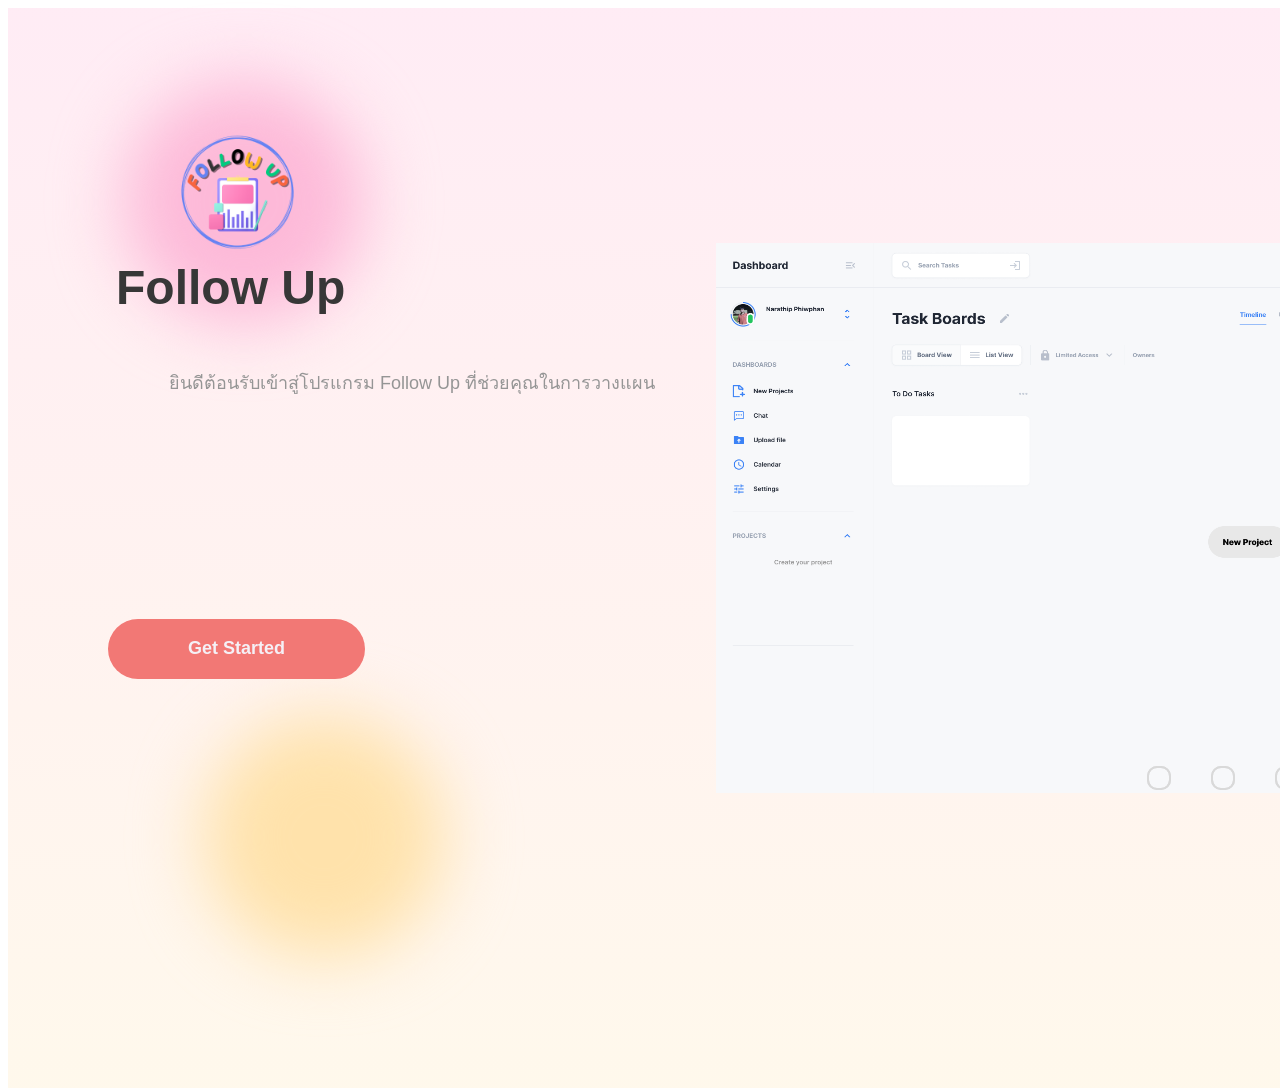
<file: index.html>
<!DOCTYPE html>
<html lang="en" dir="ltr">
    <head>
        <meta charset="utf-8">
        <title>Follow Up</title>
        <link rel="stylesheet" href="style.css">

    </head>
    <body>
      <div class="glassmorphism">
        <div class="image"><img class="logo-followup" src="img/logofollowup.png" /></div>
        <div class="glassmorphism">
          <div class="overlap">
            <div class="overlap-group">
              <div class="ellipse"></div>
              <div class="div">
                <div class="ellipse-2"></div>
                <div class="group">
                  <div class="text-wrapper">Follow Up</div>
                  <div class="text-wrapper-2">ยินดีต้อนรับเข้าสู่โปรแกรม Follow Up ที่ช่วยคุณในการวางแผน</div>
                </div>
            </head>
              
        <div class="slider">
            <div class="slides">

            <input type="radio" name="radio-btn" id="radio1">
            <input type="radio" name="radio-btn" id="radio2">
            <input type="radio" name="radio-btn" id="radio3">
            <input type="radio" name="radio-btn" id="radio4">


            <div class="slide first">
              <img src="img/1.png" alt="" class="slide-image">
          </div>
          <div class="slide">
              <img src="img/2.png" alt="" class="slide-image">
          </div>
          <div class="slide">
              <img src="img/3.png" alt="" class="slide-image">
          </div>
          <div class="slide">
              <img src="img/4.png" alt="" class="slide-image">
          </div>

            <div class="navigation-auto">
                <div class="auto-btn1"></div>
                <div class="auto-btn2"></div>
                <div class="auto-btn3"></div>
                <div class="auto-btn4"></div>
             </div>

         </div> 

         <div class="navigation-manual">
            <label for="radio1" class="manual-btn"></label>
            <label for="radio2" class="manual-btn"></label>
            <label for="radio3" class="manual-btn"></label>
            <label for="radio4" class="manual-btn"></label>
         </div>

        </div>

        <script type="text/javascript">
            var counter =1;
            setInterval(function(){
                document.getElementById('radio' + counter).checked = true;
                counter++;
                if(counter > 4){
                counter = 1;
                }
            }, 5000);
        </script>

    </body>
</html>
</div>
<a href="http://localhost/HomePage-Edit1-main/Login/form-login.php">
<div class="frame"><div class="text-wrapper-3">Get Started</div></div>
<div class="group-2">
  <div class="div-wrapper">
  </a>
<a href="index.html">
    <div class="text-wrapper-4">Home</div>
</a>
</div>
<a href="Service/service.php">        
  <div class="frame-2"><div class="text-wrapper-4">Service</div></div>
</a>  
<a href="About_us/index.html">
  <div class="frame-3"><div class="text-wrapper-4">About</div></div>
</a>
<a href="Contact/contact.php">
  <div class="frame-4"><div class="text-wrapper-4">Contact</div></div>
</a>
  <a href="http://localhost/HomePage-Edit1-main/Login/form-login.php">
  <div class="frame-5"><div class="text-wrapper-4">Login</div></div>
</a>


</div>
</div>
</file>
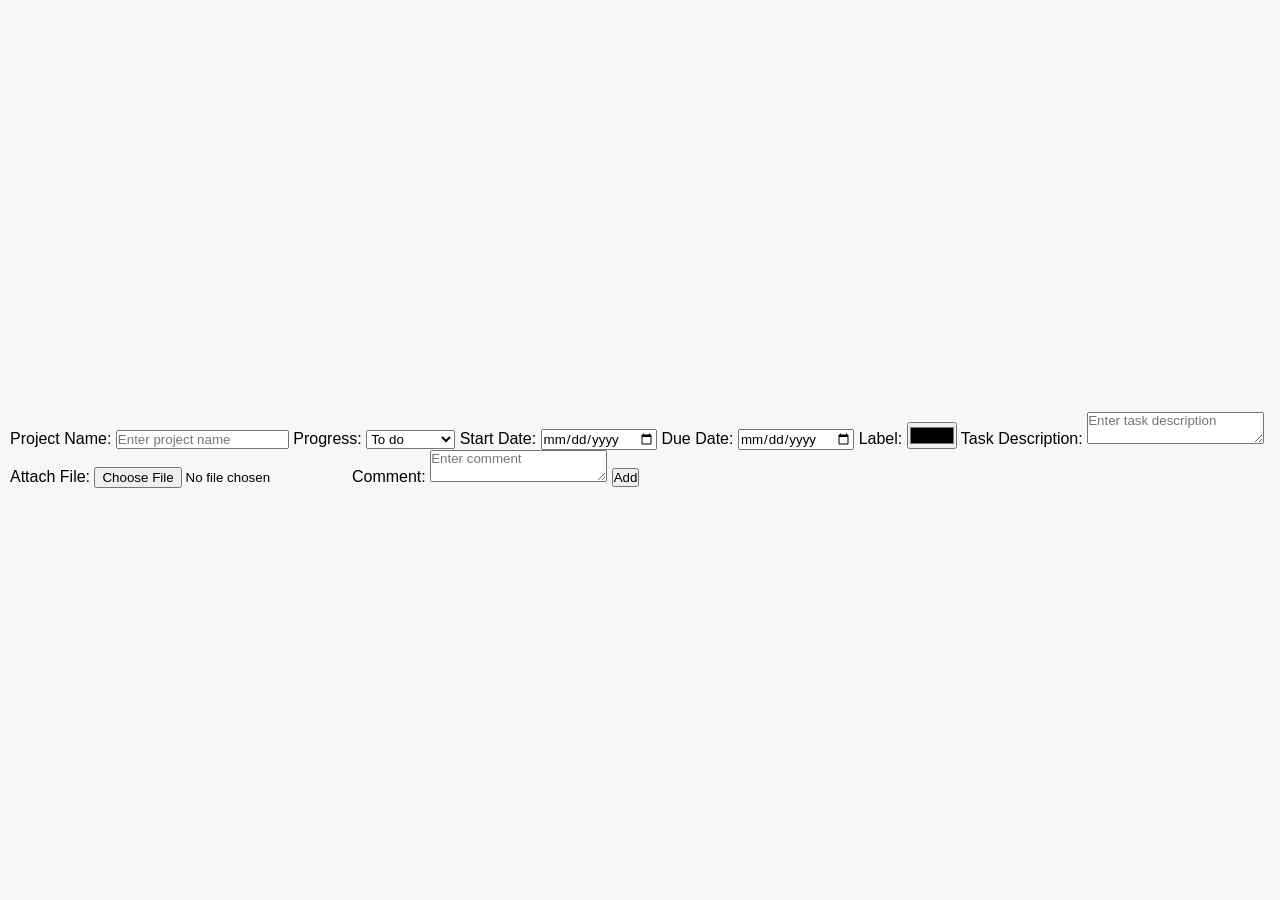
<file: Dashboard/newproject.html>
<!DOCTYPE html>
<html lang="en">
<head>
    <meta charset="UTF-8">
    <meta http-equiv="X-UA-Compatible" content="IE=edge">
    <meta name="viewport" content="width=device-width, initial-scale=1.0">
    <title>Your Page Title</title>
    <link rel="stylesheet" href="style.css">
</head>
<body>
    <section class="newProject-section">
        <div class="newProject-container">
            <label for="project-name">Project Name:</label>
            <input type="text" id="project-name" placeholder="Enter project name">
    
            <label for="progress">Progress:</label>
            <select id="progress">
                <option value="not-started">To do</option>
                <option value="in-progress">In progress</option>
                <option value="finished">Completed</option>
            </select>            
    
            <label for="start-date">Start Date:</label>
            <input type="date" id="start-date">
    
            <label for="due-date">Due Date:</label>
            <input type="date" id="due-date">
    
            <label for="label-color">Label:</label>
            <input type="color" id="label-color">
    
            <label for="task-description">Task Description:</label>
            <textarea id="task-description" placeholder="Enter task description"></textarea>
    
            <label for="file">Attach File:</label>
            <input type="file" id="file">
    
            <label for="comment">Comment:</label>
            <textarea id="comment" placeholder="Enter comment"></textarea>
    
            <!-- ปุ่ม Add ที่มี id="add-button" -->
            <button id="add-button" onclick="addTask()">Add</button>
        </div>
    </section>

    <!-- ส่วนนี้คือส่วนที่เพิ่มขึ้นมา -->
<script>
    function addTask() {
        // Get values from input fields
        var project_name = document.getElementById("project-name").value;
        var progress = document.getElementById("progress").value;
        var start_date = document.getElementById("start-date").value;
        var due_date = document.getElementById("due-date").value;
        var label_color = document.getElementById("label-color").value;
        var task_description = document.getElementById("task-description").value;
        var file = document.getElementById("file").value;
        var comment = document.getElementById("comment").value;

        // Create an XMLHttpRequest object
        var xhr = new XMLHttpRequest();

        // Set up a POST request with the specified URL and asynchronous flag
        xhr.open("POST", "save_task.php", true);

        // Set the content type of the request
        xhr.setRequestHeader("Content-type", "application/x-www-form-urlencoded");

        // Set up a function to handle the response
        xhr.onreadystatechange = function() {
            if (xhr.readyState == 4 && xhr.status == 200) {
                // Handle the response from the server
                console.log(xhr.responseText); // Log the response to the console
                alert(xhr.responseText); // Show an alert with the response
                window.location.href = "dashboard.html"; // Redirect to the dashboard page
            }
        };

        // Create a URL-encoded string to send as the POST data
        var params = "project_name=" + project_name +
                     "&progress=" + progress +
                     "&start_date=" + start_date +
                     "&due_date=" + due_date +
                     "&label_color=" + label_color +
                     "&task_description=" + task_description +
                     "&file=" + file +
                     "&comment=" + comment;

        // Send the POST request with the parameters
        xhr.send(params);
    }
</script>
</file>
<file: style.css>
body {
  font-family: Arial, sans-serif;
  text-align: center;
  background: #ffffff;
  width: 100vw; /* 100% ของความกว้างของเบราวเซอร์ */
  height: 100vh; /* 100% ของความสูงของเบราวเซอร์ */
}

.logo-followup {
  width: 200px; /* ปรับความกว้างของรูปเป็น 200 พิกเซล */
  height: auto; /* รักษาอัตราส่วนเมื่อปรับขนาด */
  position: absolute; /* ให้รูปเป็นโหมด absolute positioning */
  top: 90px; /* ปรับตำแหน่งด้านบน 20 พิกเซล */
  left: 130px; /* ปรับตำแหน่งด้านซ้าย 20 พิกเซล */
  z-index: 1; /* กำหนดค่า z-index เป็น 1 เพื่อให้รูปอยู่ด้านบนของข้อความ "Follow Up" */
}

.glassmorphism {
    position: relative;
    width: 1920px;
    height: 1080px;
    background-color: rgba(255, 255, 255, 1);
    background: linear-gradient(180deg, rgb(255, 235.88, 244.88) 0%, rgb(255, 248.4, 235.88) 100%);
  }
  
  
  .glassmorphism .overlap {
    position: absolute;
    width: 1683px;
    height: 877px;
    top: 73px;
    left: 100px;
  }
  
  .glassmorphism .overlap-group {
    position: absolute;
    width: 1683px;
    height: 877px;
    top: 0;
    left: 0;
  }
  
  .glassmorphism .ellipse {
    position: absolute;
    width: 242px;
    height: 242px;
    top: 635px;
    left: 95px;
    background-color: #ffe2ab;
    border-radius: 121.1px;
    filter: blur(34px);
  }
  
  .glassmorphism .div {
    position: absolute;
    width: 1655px;
    height: 729px;
    top: 0;
    left: 8px;
  }
  
  .glassmorphism .ellipse-2 {
    position: absolute;
    width: 242px;
    height: 242px;
    top: 0;
    left: 7px;
    background-color: #fdb9d8;
    border-radius: 121.1px;
    filter: blur(34px);
  }
  
  .glassmorphism .group {
    position: absolute;
    width: 589px;
    height: 150px;
    top: 172px;
    left: 0;
  }
  
  .glassmorphism .text-wrapper {
    position: absolute;
    height: 70px;
    top: 0;
    left: 0;
    font-family: "Montserrat-ExtraBold", Helvetica;
    font-weight: 800;
    color: #373737;
    font-size: 48px;
    letter-spacing: 0;
    line-height: 70px;
    white-space: nowrap;
  }
  
  .glassmorphism .text-wrapper-2 {
    position: absolute;
    width: 578px;
    height: 40px;
    top: 110px;
    left: 7px;
    font-family: "Montserrat-Medium", Helvetica;
    font-weight: 500;
    color: #959595;
    font-size: 18px;
    letter-spacing: 0;
    line-height: 40px;
  }
  
  .glassmorphism .rectangle {
    position: absolute;
    width: 1069px;
    height: 534px;
    top: 195px;
    left: 586px;
    object-fit: cover;
  }
  
  .glassmorphism .frame {
    padding: 20px 80px;
    top: 538px;
    left: 0;
    background-color: #f27875;
    border-radius: 100px;
    display: inline-flex;
    align-items: center;
    justify-content: center;
    gap: 10px;
    position: absolute;
  }
  
  .glassmorphism .text-wrapper-3 {
    position: relative;
    width: fit-content;
    margin-top: -1px;
    font-family: "Josefin Sans-SemiBold", Helvetica;
    font-weight: 600;
    color: #f5f0f6;
    font-size: 18px;
    letter-spacing: 0;
    line-height: normal;
    white-space: nowrap;
  }
  
  .glassmorphism .group-2 {
    position: absolute;
    width: 490px;
    height: 38px;
    top: 20px;
    left: 1193px;
  }
  
  .glassmorphism .div-wrapper {
    padding: 5px 10px;
    top: 5px;
    left: 0;
    display: inline-flex;
    align-items: center;
    justify-content: center;
    gap: 10px;
    position: absolute;
  }
  
  .glassmorphism .text-wrapper-4 {
    position: relative;
    width: fit-content;
    margin-top: -1px;
    font-family: "Josefin Sans-SemiBold", Helvetica;
    font-weight: 600;
    color: #373737;
    font-size: 18px;
    letter-spacing: 0;
    line-height: normal;
    white-space: nowrap;
  }
  
  .glassmorphism .frame-2 {
    padding: 5px 10px;
    top: 5px;
    left: 96px;
    display: inline-flex;
    align-items: center;
    justify-content: center;
    gap: 10px;
    position: absolute;
  }
  
  .glassmorphism .frame-3 {
    padding: 5px 10px;
    top: 5px;
    left: 198px;
    display: inline-flex;
    align-items: center;
    justify-content: center;
    gap: 10px;
    position: absolute;
  }
  
  .glassmorphism .frame-4 {
    padding: 5px 10px;
    top: 5px;
    left: 294px;
    display: inline-flex;
    align-items: center;
    justify-content: center;
    gap: 10px;
    position: absolute;
  }
  
  .glassmorphism .frame-5 {
    padding: 10px 20px;
    top: 0;
    left: 402px;
    background-color: #ffffff;
    border-radius: 100px;
    box-shadow: 0px 4px 10px #0000001a;
    display: inline-flex;
    align-items: center;
    justify-content: center;
    gap: 10px;
    position: absolute;
  }
  
  .glassmorphism .group-3 {
    position: absolute;
    width: 179px;
    height: 38px;
    top: 746px;
    left: 1039px;
  }
  
  .glassmorphism .ellipse-3 {
    position: absolute;
    width: 38px;
    height: 38px;
    top: 0;
    left: 0;
    background-color: #696969;
    border-radius: 19px;
  }
  
  .glassmorphism .ellipse-4 {
    position: absolute;
    width: 38px;
    height: 38px;
    top: 0;
    left: 47px;
    background-color: #d9d9d9;
    border-radius: 19px;
  }
  
  .glassmorphism .ellipse-5 {
    position: absolute;
    width: 38px;
    height: 38px;
    top: 0;
    left: 94px;
    background-color: #d9d9d9;
    border-radius: 19px;
  }
  
  .glassmorphism .ellipse-6 {
    position: absolute;
    width: 38px;
    height: 38px;
    top: 0;
    left: 141px;
    background-color: #d9d9d9;
    border-radius: 19px;
  }
  
  .glassmorphism .ellipse-7 {
    position: absolute;
    width: 288px;
    height: 288px;
    top: -225px;
    left: 902px;
    background-color: #fdb9d8;
    border-radius: 144.08px;
    filter: blur(34px);
  }
  .glassmorphism {
    position: relative;
    width: 1920px;
    height: 1080px;
    background-color: rgba(255, 255, 255, 1);
    background: linear-gradient(180deg, rgb(255, 235.88, 244.88) 0%, rgb(255, 248.4, 235.88) 100%);
  }
  
  .glassmorphism .overlap {
    position: absolute;
    width: 1683px;
    height: 877px;
    top: 73px;
    left: 100px;
  }
  
  .glassmorphism .overlap-group {
    position: absolute;
    width: 1683px;
    height: 877px;
    top: 0;
    left: 0;
  }
  
  .glassmorphism .ellipse {
    position: absolute;
    width: 242px;
    height: 242px;
    top: 635px;
    left: 95px;
    background-color: #ffe2ab;
    border-radius: 121.1px;
    filter: blur(34px);
  }
  
  .glassmorphism .div {
    position: absolute;
    width: 1655px;
    height: 729px;
    top: 0;
    left: 8px;
  }
  
  .glassmorphism .ellipse-2 {
    position: absolute;
    width: 242px;
    height: 242px;
    top: 0;
    left: 7px;
    background-color: #fdb9d8;
    border-radius: 121.1px;
    filter: blur(34px);
  }
  
  .glassmorphism .group {
    position: absolute;
    width: 589px;
    height: 150px;
    top: 172px;
    left: 0;
  }
  
  .glassmorphism .text-wrapper {
    position: absolute;
    height: 70px;
    top: 0;
    left: 0;
    font-family: "Montserrat-ExtraBold", Helvetica;
    font-weight: 800;
    color: #373737;
    font-size: 48px;
    letter-spacing: 0;
    line-height: 70px;
    white-space: nowrap;
  }
  
  .glassmorphism .text-wrapper-2 {
    position: absolute;
    width: 578px;
    height: 40px;
    top: 110px;
    left: 7px;
    font-family: "Montserrat-Medium", Helvetica;
    font-weight: 500;
    color: #959595;
    font-size: 18px;
    letter-spacing: 0;
    line-height: 40px;
  }
  
  .glassmorphism .rectangle {
    position: absolute;
    width: 1069px;
    height: 534px;
    top: 273px; /* กำหนดให้อยู่ตรงกลางในแนวแกนดิบ (vertical center) */
    left: 426px; /* กำหนดให้อยู่ตรงกลางในแนวนอน (horizontal center) */
    object-fit: cover;
}
  
  .glassmorphism .frame {
    padding: 20px 80px;
    top: 538px;
    left: 0;
    background-color: #f27875;
    border-radius: 100px;
    display: inline-flex;
    align-items: center;
    justify-content: center;
    gap: 10px;
    position: absolute;
  }
  
  .glassmorphism .text-wrapper-3 {
    position: relative;
    width: fit-content;
    margin-top: -1px;
    font-family: "Josefin Sans-SemiBold", Helvetica;
    font-weight: 600;
    color: #f5f0f6;
    font-size: 18px;
    letter-spacing: 0;
    line-height: normal;
    white-space: nowrap;
  }
  
  .glassmorphism .group-2 {
    position: absolute;
    width: 490px;
    height: 38px;
    top: 20px;
    left: 1193px;
  }
  
  .glassmorphism .div-wrapper {
    padding: 5px 10px;
    top: 5px;
    left: 0;
    display: inline-flex;
    align-items: center;
    justify-content: center;
    gap: 10px;
    position: absolute;
  }
  
  .glassmorphism .text-wrapper-4 {
    position: relative;
    width: fit-content;
    margin-top: -1px;
    font-family: "Josefin Sans-SemiBold", Helvetica;
    font-weight: 600;
    color: #373737;
    font-size: 18px;
    letter-spacing: 0;
    line-height: normal;
    white-space: nowrap;
  }
  
  .glassmorphism .frame-2 {
    padding: 5px 10px;
    top: 5px;
    left: 96px;
    display: inline-flex;
    align-items: center;
    justify-content: center;
    gap: 10px;
    position: absolute;
  }
  
  .glassmorphism .frame-3 {
    padding: 5px 10px;
    top: 5px;
    left: 198px;
    display: inline-flex;
    align-items: center;
    justify-content: center;
    gap: 10px;
    position: absolute;
  }
  
  .glassmorphism .frame-4 {
    padding: 5px 10px;
    top: 5px;
    left: 294px;
    display: inline-flex;
    align-items: center;
    justify-content: center;
    gap: 10px;
    position: absolute;
  }
  
  .glassmorphism .frame-5 {
    padding: 10px 20px;
    top: 0;
    left: 402px;
    background-color: #ffffff;
    border-radius: 100px;
    box-shadow: 0px 4px 10px #0000001a;
    display: inline-flex;
    align-items: center;
    justify-content: center;
    gap: 10px;
    position: absolute;
  }
  
  .glassmorphism .group-3 {
    position: absolute;
    width: 179px;
    height: 38px;
    top: 746px;
    left: 1039px;
  }
  
  .glassmorphism .ellipse-3 {
    position: absolute;
    width: 38px;
    height: 38px;
    top: 0;
    left: 0;
    background-color: #696969;
    border-radius: 19px;
  }
  
  .glassmorphism .ellipse-4 {
    position: absolute;
    width: 38px;
    height: 38px;
    top: 0;
    left: 47px;
    background-color: #d9d9d9;
    border-radius: 19px;
  }
  
  .glassmorphism .ellipse-5 {
    position: absolute;
    width: 38px;
    height: 38px;
    top: 0;
    left: 94px;
    background-color: #d9d9d9;
    border-radius: 19px;
  }
  
  .glassmorphism .ellipse-6 {
    position: absolute;
    width: 38px;
    height: 38px;
    top: 0;
    left: 141px;
    background-color: #d9d9d9;
    border-radius: 19px;
  }
  
  .glassmorphism .ellipse-7 {
    position: absolute;
    width: 288px;
    height: 288px;
    top: -225px;
    left: 902px;
    background-color: #fdb9d8;
    border-radius: 144.08px;
    filter: blur(34px);
  }

  .slider {
    width: 1700px;
    height: 900px;
    border-radius: 10px;
    overflow: hidden;
  }

  .slides {
    width: 500%;
    height: 500px;
    display: flex;
}

  .slides input{
    display: none;
}

  .slide {
    width: 20%;
    transition: 2s;
}

  .slide-image {
    width: 1000px;
    height: 550px;
    margin-top: 9.5%;
    transform: translateX(25%);
}

    .navigation-manual {
      display: flex;
      justify-content: center;
      position: absolute;
      bottom: 20px; /* ปรับตำแหน่งด้านล่างตามที่คุณต้องการ */
      left: 70%; /* คำสั่งนี้จะจัดให้ navigation-manual อยู่ตรงกลางตามแนวนอน */
      transform: translateX(-50%); /* จัดให้ navigation-manual อยู่ตรงกลางตามแนวนอน */
      z-index: 1; /* เพิ่ม z-index เพื่อให้ปุ่มนำหน้าอยู่ด้านบน */
    }
    
    .manual-btn {
        border: 2px solid #D9D9D9;
        padding: 10px;
        border-radius: 10px;
        cursor: pointer;
        transition: 1s;
        margin-right: 40px;
    }
    
    .manual-btn:not(:last-child) {
        margin-right: 40px;
    }
    
    #radio1:checked ~ .first{
        margin-left: 0;  
    }

    #radio2:checked ~ .first{
        margin-left: -20%;  
    }

    #radio3:checked ~ .first{
        margin-left: -40%;  
    }

    #radio4:checked ~ .first{
        margin-left: -60%;  
    }

    .navigation-auto {
      display: flex;
      justify-content: center;
      position: absolute;
      bottom: 20px; /* ปรับตำแหน่งด้านล่างตามที่คุณต้องการ */
      left: 70%; /* คำสั่งนี้จะจัดให้ navigation-auto อยู่ตรงกลางตามแนวนอน */
      transform: translateX(-50%); /* จัดให้ navigation-auto อยู่ตรงกลางตามแนวนอน */
        z-index: 1; /* เพิ่ม z-index เพื่อให้ปุ่มอัตโนมัติอยู่ด้านบน */
    }
    

    .navigation-auto div{
        border: 2px solid #D9D9D9;
        padding: 10px;
        border-radius: 10px;
        transition: 1s;
        margin-right: 40px;
    }

    .navigation-auto div :not(:last-child){
        margin-right: 40px;
    }

    #radio1:checked ~ .navigation-auto .auto-btn1{
        background: #696969;
    }

    #radio2:checked ~ .navigation-auto .auto-btn2{
        background: #696969;
    }

    #radio3:checked ~ .navigation-auto .auto-btn3{
        background: #696969;
    }

    #radio4:checked ~ .navigation-auto .auto-btn4{
        background: #696969;
    }
</file>
<file: Dashboard/style.css>
/* ใส่สไตล์สำหรับปุ่ม New Project */
.newProjectButton {
    padding: 10px 20px;
    background-color: #4CAF50;
    color: #fff;
    border: none;
    border-radius: 5px;
    cursor: pointer;
}

.newProjectButton:hover {
    background-color: #45a049;
}
body {
    font-family: Arial, sans-serif;
    margin: 0;
    padding: 0;
    background-color: #f4f4f4;
}

.schedule-container {
    display: flex;
    justify-content: space-around;
    padding: 20px;
}

.task-form, .draft-schedule {
    width: 45%;
    background-color: white;
    border: 1px solid #ccc;
    padding: 20px;
    box-shadow: 0 0 10px rgba(0, 0, 0, 0.1);
}

textarea {
    resize: vertical;
}

/* Add more styling as needed */
@import url('https://fonts.googleapis.com/css2?family=Poppins:wght@200;300;400;500;600;700&display=swap');
*{
  margin: 0;
  padding: 0;
  box-sizing: border-box;
  text-decoration: none;
  font-family: 'Poppins', sans-serif;
}
body{
  display: flex;
  align-items: center;
  justify-content: center;
  min-height: 100vh;
  background: #f7f7f7;
  padding: 0 10px;
}
.wrapper{
  background: #fff;
  max-width: 450px;
  width: 100%;
  border-radius: 16px;
  box-shadow: 0 0 128px 0 rgba(0,0,0,0.1),
              0 32px 64px -48px rgba(0,0,0,0.5);
}

/* Login & Signup Form CSS Start */
.form{
  padding: 25px 30px;
}
.form header{
  font-size: 25px;
  font-weight: 600;
  padding-bottom: 10px;
  border-bottom: 1px solid #e6e6e6;
}
.form form{
  margin: 20px 0;
}
.form form .error-text{
  color: #721c24;
  padding: 8px 10px;
  text-align: center;
  border-radius: 5px;
  background: #f8d7da;
  border: 1px solid #f5c6cb;
  margin-bottom: 10px;
  display: none;
}
.form form .name-details{
  display: flex;
}
.form .name-details .field:first-child{
  margin-right: 10px;
}
.form .name-details .field:last-child{
  margin-left: 10px;
}
.form form .field{
  display: flex;
  margin-bottom: 10px;
  flex-direction: column;
  position: relative;
}
.form form .field label{
  margin-bottom: 2px;
}
.form form .input input{
  height: 40px;
  width: 100%;
  font-size: 16px;
  padding: 0 10px;
  border-radius: 5px;
  border: 1px solid #ccc;
}
.form form .field input{
  outline: none;
}
.form form .image input{
  font-size: 17px;
}
.form form .button input{
  height: 45px;
  border: none;
  color: #fff;
  font-size: 17px;
  background: #333;
  border-radius: 5px;
  cursor: pointer;
  margin-top: 13px;
}
.form form .field i{
  position: absolute;
  right: 15px;
  top: 70%;
  color: #ccc;
  cursor: pointer;
  transform: translateY(-50%);
}
.form form .field i.active::before{
  color: #333;
  content: "\f070";
}
.form .link{
  text-align: center;
  margin: 10px 0;
  font-size: 17px;
}
.form .link a{
  color: #333;
}
.form .link a:hover{
  text-decoration: underline;
}


/* Users List CSS Start */
.users{
  padding: 25px 30px;
}
.users header,
.users-list a{
  display: flex;
  align-items: center;
  padding-bottom: 20px;
  border-bottom: 1px solid #e6e6e6;
  justify-content: space-between;
}
.wrapper img{
  object-fit: cover;
  border-radius: 50%;
}
.users header img{
  height: 50px;
  width: 50px;
}
:is(.users, .users-list) .content{
  display: flex;
  align-items: center;
}
:is(.users, .users-list) .content .details{
  color: #000;
  margin-left: 20px;
}
:is(.users, .users-list) .details span{
  font-size: 18px;
  font-weight: 500;
}
.users header .logout{
  display: block;
  background: #333;
  color: #fff;
  outline: none;
  border: none;
  padding: 7px 15px;
  text-decoration: none;
  border-radius: 5px;
  font-size: 17px;
}
.users .search{
  margin: 20px 0;
  display: flex;
  position: relative;
  align-items: center;
  justify-content: space-between;
}
.users .search .text{
  font-size: 18px;
}
.users .search input{
  position: absolute;
  height: 42px;
  width: calc(100% - 50px);
  font-size: 16px;
  padding: 0 13px;
  border: 1px solid #e6e6e6;
  outline: none;
  border-radius: 5px 0 0 5px;
  opacity: 0;
  pointer-events: none;
  transition: all 0.2s ease;
}
.users .search input.show{
  opacity: 1;
  pointer-events: auto;
}
.users .search button{
  position: relative;
  z-index: 1;
  width: 47px;
  height: 42px;
  font-size: 17px;
  cursor: pointer;
  border: none;
  background: #fff;
  color: #333;
  outline: none;
  border-radius: 0 5px 5px 0;
  transition: all 0.2s ease;
}
.users .search button.active{
  background: #333;
  color: #fff;
}
.search button.active i::before{
  content: '\f00d';
}
.users-list{
  max-height: 350px;
  overflow-y: auto;
}
:is(.users-list, .chat-box)::-webkit-scrollbar{
  width: 0px;
}
.users-list a{
  padding-bottom: 10px;
  margin-bottom: 15px;
  padding-right: 15px;
  border-bottom-color: #f1f1f1;
}
.users-list a:last-child{
  margin-bottom: 0px;
  border-bottom: none;
}
.users-list a img{
  height: 40px;
  width: 40px;
}
.users-list a .details p{
  color: #67676a;
}
.users-list a .status-dot{
  font-size: 12px;
  color: #468669;
  padding-left: 10px;
}
.users-list a .status-dot.offline{
  color: #ccc;
}

/* Chat Area CSS Start */
.chat-area header{
  display: flex;
  align-items: center;
  padding: 18px 30px;
}
.chat-area header .back-icon{
  color: #333;
  font-size: 18px;
}
.chat-area header img{
  height: 45px;
  width: 45px;
  margin: 0 15px;
}
.chat-area header .details span{
  font-size: 17px;
  font-weight: 500;
}
.chat-box{
  position: relative;
  min-height: 500px;
  max-height: 500px;
  overflow-y: auto;
  padding: 10px 30px 20px 30px;
  background: #f7f7f7;
  box-shadow: inset 0 32px 32px -32px rgb(0 0 0 / 5%),
              inset 0 -32px 32px -32px rgb(0 0 0 / 5%);
}
.chat-box .text{
  position: absolute;
  top: 45%;
  left: 50%;
  width: calc(100% - 50px);
  text-align: center;
  transform: translate(-50%, -50%);
}
.chat-box .chat{
  margin: 15px 0;
}
.chat-box .chat p{
  word-wrap: break-word;
  padding: 8px 16px;
  box-shadow: 0 0 32px rgb(0 0 0 / 8%),
              0rem 16px 16px -16px rgb(0 0 0 / 10%);
}
.chat-box .outgoing{
  display: flex;
}
.chat-box .outgoing .details{
  margin-left: auto;
  max-width: calc(100% - 130px);
}
.outgoing .details p{
  background: #333;
  color: #fff;
  border-radius: 18px 18px 0 18px;
}
.chat-box .incoming{
  display: flex;
  align-items: flex-end;
}
.chat-box .incoming img{
  height: 35px;
  width: 35px;
}
.chat-box .incoming .details{
  margin-right: auto;
  margin-left: 10px;
  max-width: calc(100% - 130px);
}
.incoming .details p{
  background: #fff;
  color: #333;
  border-radius: 18px 18px 18px 0;
}
.typing-area{
  padding: 18px 30px;
  display: flex;
  justify-content: space-between;
}
.typing-area input{
  height: 45px;
  width: calc(100% - 58px);
  font-size: 16px;
  padding: 0 13px;
  border: 1px solid #e6e6e6;
  outline: none;
  border-radius: 5px 0 0 5px;
}
.typing-area button{
  color: #fff;
  width: 55px;
  border: none;
  outline: none;
  background: #333;
  font-size: 19px;
  cursor: pointer;
  opacity: 0.7;
  pointer-events: none;
  border-radius: 0 5px 5px 0;
  transition: all 0.3s ease;
}
.typing-area button.active{
  opacity: 1;
  pointer-events: auto;
}

/* Responive media query */
@media screen and (max-width: 450px) {
  .form, .users{
    padding: 20px;
  }
  .form header{
    text-align: center;
  }
  .form form .name-details{
    flex-direction: column;
  }
  .form .name-details .field:first-child{
    margin-right: 0px;
  }
  .form .name-details .field:last-child{
    margin-left: 0px;
  }

  .users header img{
    height: 45px;
    width: 45px;
  }
  .users header .logout{
    padding: 6px 10px;
    font-size: 16px;
  }
  :is(.users, .users-list) .content .details{
    margin-left: 15px;
  }

  .users-list a{
    padding-right: 10px;
  }

  .chat-area header{
    padding: 15px 20px;
  }
  .chat-box{
    min-height: 400px;
    padding: 10px 15px 15px 20px;
  }
  .chat-box .chat p{
    font-size: 15px;
  }
  .chat-box .outogoing .details{
    max-width: 230px;
  }
  .chat-box .incoming .details{
    max-width: 265px;
  }
  .incoming .details img{
    height: 30px;
    width: 30px;
  }
  .chat-area form{
    padding: 20px;
  }
  .chat-area form input{
    height: 40px;
    width: calc(100% - 48px);
  }
  .chat-area form button{
    width: 45px;
  }
}
</file>
